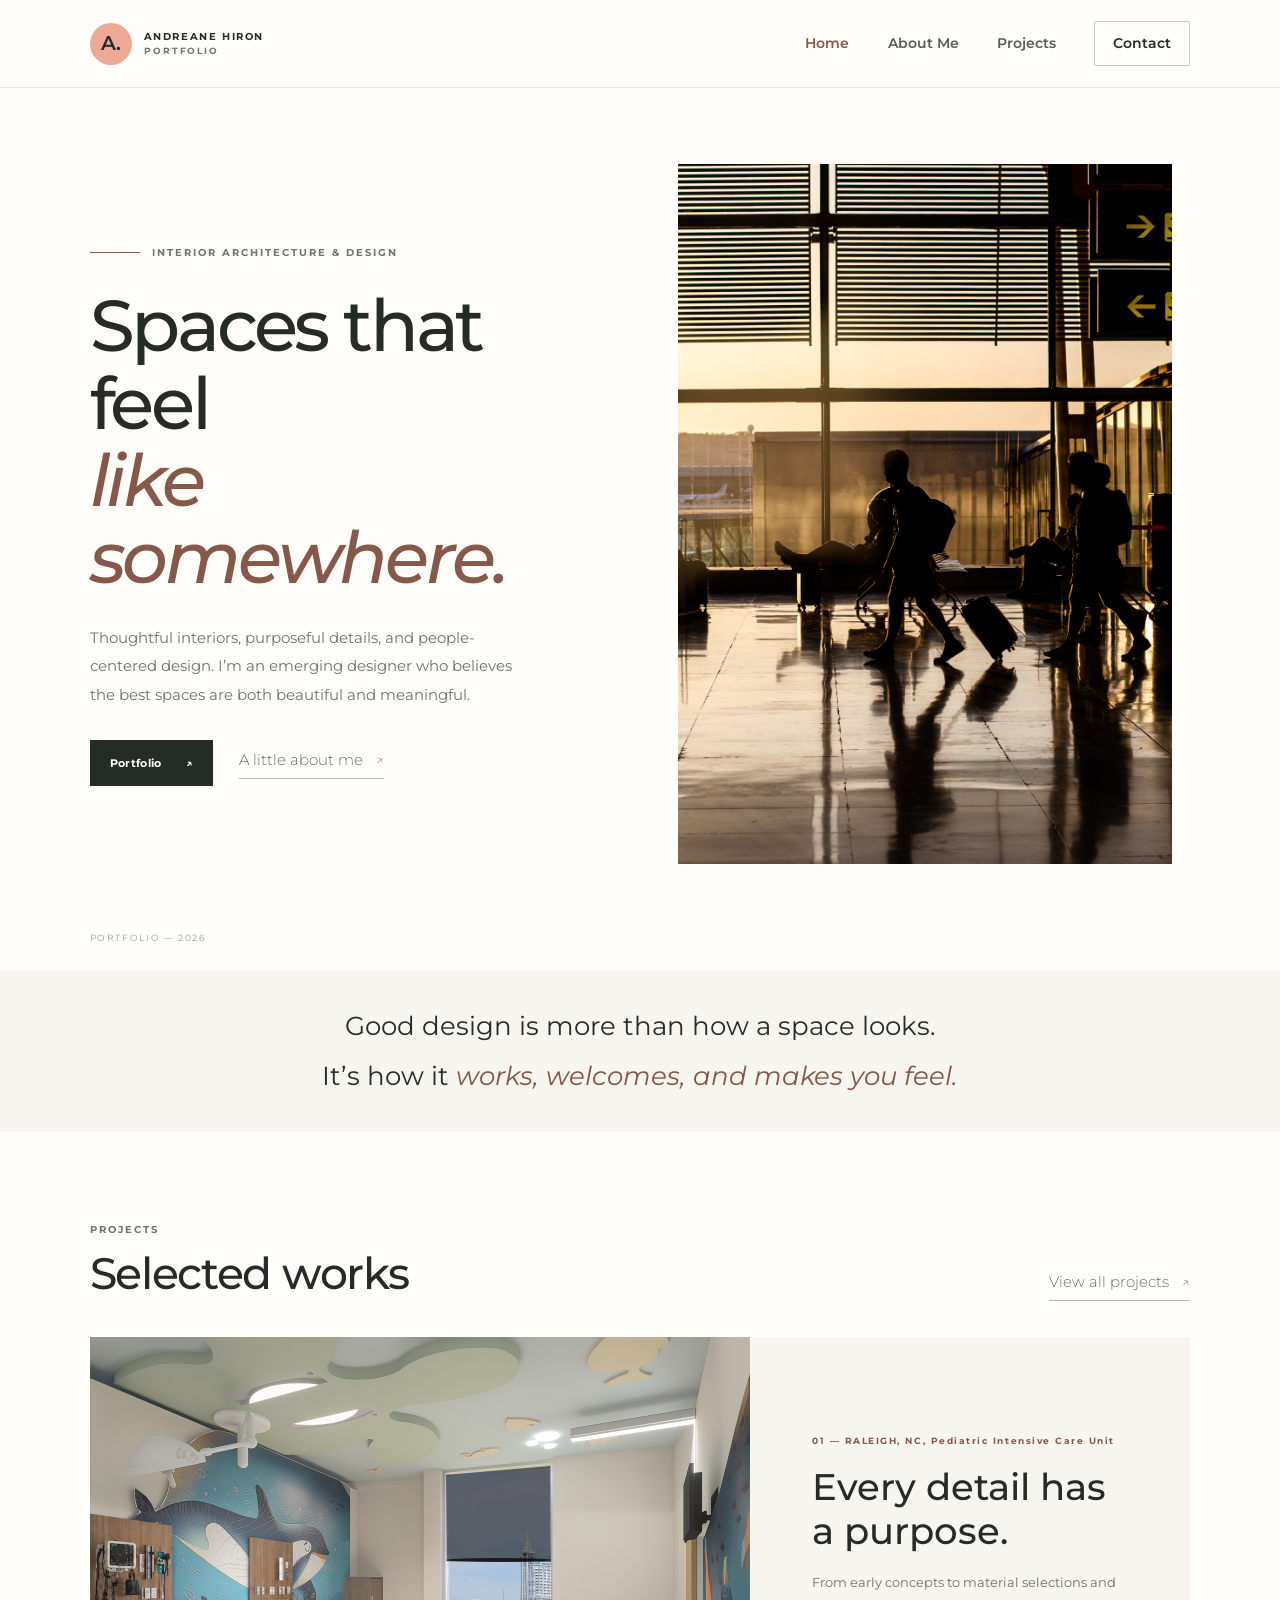
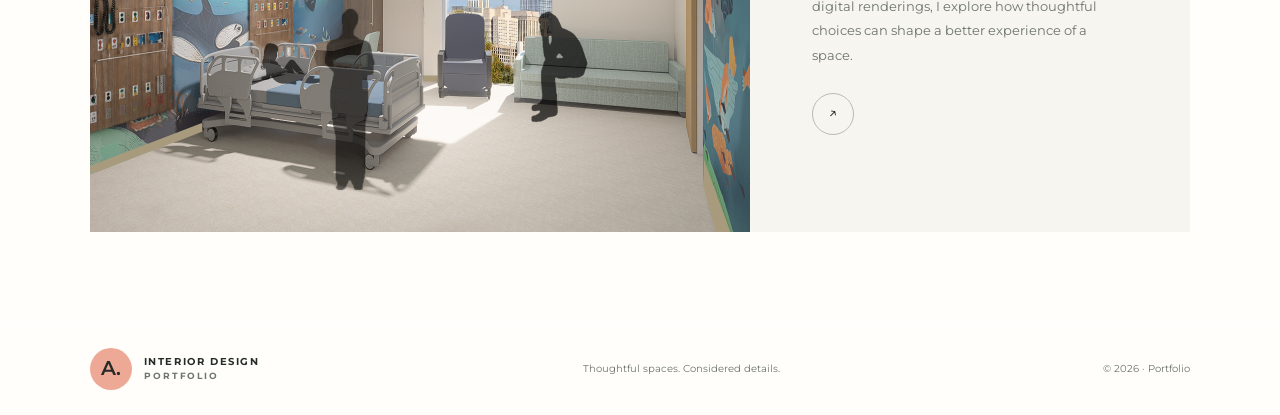
<file: index.html>
<!DOCTYPE html>
<html lang="en">
<head>
  <meta charset="UTF-8">
  <meta name="viewport" content="width=device-width, initial-scale=1.0">
  <meta name="description" content="Explore the creative portfolio of an Interior Architecture and Design student, showcasing innovative design projects, technical skills, and a passion for creating functional, thoughtful, and inspiring spaces.">
  <title> Portfolio, Andréane Hiron </title>
 <link rel="preconnect" href="https://fonts.googleapis.com">
<link rel="preconnect" href="https://fonts.gstatic.com" crossorigin>
<link href="https://fonts.googleapis.com/css2?family=Montserrat:ital,wght@0,100..900;1,100..900&display=swap" rel="stylesheet">
 <link rel="stylesheet" href="style.css">
  <script src="script.js" defer></script>
</head>
<body>
  <header class="site-header">
    <a class="brand" href="index.html" aria-label="Portfolio home"><span class="brand-mark">A.</span><span>ANDREANE HIRON <br><small>PORTFOLIO</small></span></a>
    <button class="menu-toggle" aria-label="Toggle navigation" aria-expanded="false"><span></span><span></span></button>
    <nav class="nav" aria-label="Main navigation">
      <a class="nav-link active" href="index.html">Home</a>
      <a class="nav-link" href="about.html"> About Me</a>
      <a class="nav-link" href="projects.html">Projects</a>
      <a class="nav-link nav-contact" href="contact.html">Contact</a>
    </nav>
  </header>

  <main>
    <section class="hero">
      <div class="hero-copy">
        <p class="eyebrow"><span class="eyebrow-line"></span> INTERIOR ARCHITECTURE & DESIGN</p>
        <h1>Spaces that feel<br><em>like somewhere.</em></h1>
        <p class="hero-intro">Thoughtful interiors, purposeful details, and people-centered design. I’m an emerging designer who believes the best spaces are both beautiful and meaningful.</p>
        <div class="hero-actions">
          <a class="button button-dark" href="projects.html">Portfolio <span aria-hidden="true">↗</span></a>
          <a class="text-link" href="about.html">A little about me <span aria-hidden="true">↗</span></a>
        </div>
      </div>
      <div class="hero-visual">
        <div class="image-frame">
          <img src="images/airport-picture.jpg" alt="Airport picture showcasing a gate with travelers walking">
        </div>
      </div>
      <div class="hero-index" aria-hidden="true">PORTFOLIO — 2026</div>
    </section>

    <section class="intro-strip">
      <p>Good design is more than how a space looks.</p>
      <p>It’s how it <span>works, welcomes, and makes you feel.</span></p>
    </section>

    <section class="featured section-wrap">
      <div class="section-heading">
        <div><p class="eyebrow">PROJECTS</p><h2>Selected works</h2></div>
        <a class="text-link" href="projects.html">View all projects <span aria-hidden="true">↗</span></a>
      </div>
      <div class="project-preview">
        <a class="preview-image" href="projects.html" aria-label="View project portfolio">
          <img src="images/render-patient-room.png" alt="render of a PICU patient room">
        </a>
        <div class="preview-copy"><p class="project-number">01 — RALEIGH, NC, Pediatric Intensive Care Unit </p><h3>Every detail has a purpose.</h3><p>From early concepts to material selections and digital renderings, I explore how thoughtful choices can shape a better experience of a space.</p><a class="circle-link" href="projects.html" aria-label="See projects">↗</a></div>
      </div>
    </section>
  </main>

  <footer class="site-footer"><a class="brand footer-brand" href="index.html"><span class="brand-mark">A.</span><span>INTERIOR DESIGN<br><small>PORTFOLIO</small></span></a><p>Thoughtful spaces. Considered details.</p><p>© <span id="year"></span> · Portfolio</p></footer>
</body>
</html>
</file>
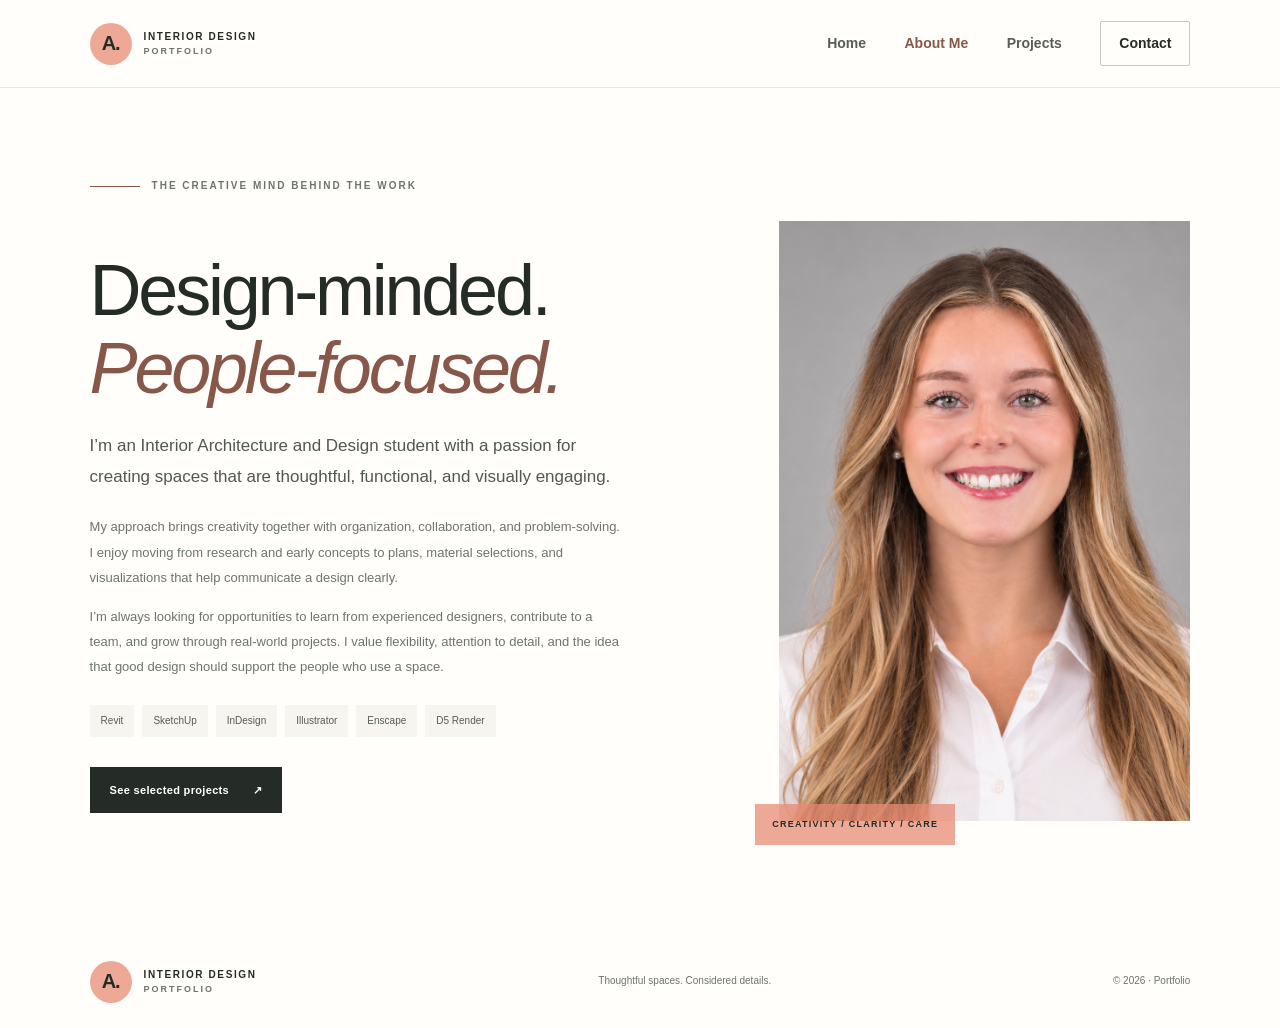
<file: about.html>
<!DOCTYPE html>
<html lang="en">
<head>
  <meta charset="UTF-8">
  <meta name="viewport" content="width=device-width, initial-scale=1.0">
  <title>About Me | Portfolio, Andreane Hiron</title>
  <link rel="preconnect" href="https://fonts.googleapis.com">
  <link rel="preconnect" href="https://fonts.gstatic.com" crossorigin>
  <link href="https://fonts.googleapis.com/css2?family=DM+Sans:wght@400;500;600;700&family=Playfair+Display:wght@500;600&display=swap" rel="stylesheet">
  <link rel="stylesheet" href="style.css">
  <script src="script.js" defer></script>
</head>
<body>
  <header class="site-header">
    <a class="brand" href="index.html"><span class="brand-mark">A.</span><span>INTERIOR DESIGN<br><small>PORTFOLIO</small></span></a>
    <button class="menu-toggle" aria-label="Toggle navigation" aria-expanded="false"><span></span><span></span></button>
    <nav class="nav" aria-label="Main navigation">
      <a class="nav-link" href="index.html">Home</a><a class="nav-link active" href="about.html">About Me</a><a class="nav-link" href="projects.html">Projects</a><a class="nav-link nav-contact" href="contact.html">Contact</a>
    </nav>
  </header>
  <main class="inner-page section-wrap">
    <p class="eyebrow"><span class="eyebrow-line"></span> THE CREATIVE MIND BEHIND THE WORK</p>
    <div class="about-grid">
      <div><h1 class="page-title">Design-minded.<br><em>People-focused.</em></h1><p class="lead">I’m an Interior Architecture and Design student with a passion for creating spaces that are thoughtful, functional, and visually engaging.</p><p>My approach brings creativity together with organization, collaboration, and problem-solving. I enjoy moving from research and early concepts to plans, material selections, and visualizations that help communicate a design clearly.</p><p>I’m always looking for opportunities to learn from experienced designers, contribute to a team, and grow through real-world projects. I value flexibility, attention to detail, and the idea that good design should support the people who use a space.</p><div class="skill-list"><span>Revit</span><span>SketchUp</span><span>InDesign</span><span>Illustrator</span><span>Enscape</span><span>D5 Render</span></div><a class="button button-dark" href="projects.html">See selected projects <span>↗</span></a></div>
      <div class="about-photo"><img src="images/portfolio-picture.png" alt="Professional Picture"><div class="photo-note">CREATIVITY / CLARITY / CARE</div></div>
    </div>
  </main>
  <footer class="site-footer"><a class="brand footer-brand" href="index.html"><span class="brand-mark">A.</span><span>INTERIOR DESIGN<br><small>PORTFOLIO</small></span></a><p>Thoughtful spaces. Considered details.</p><p>© <span id="year"></span> · Portfolio</p></footer>
</body>
</html>
</file>
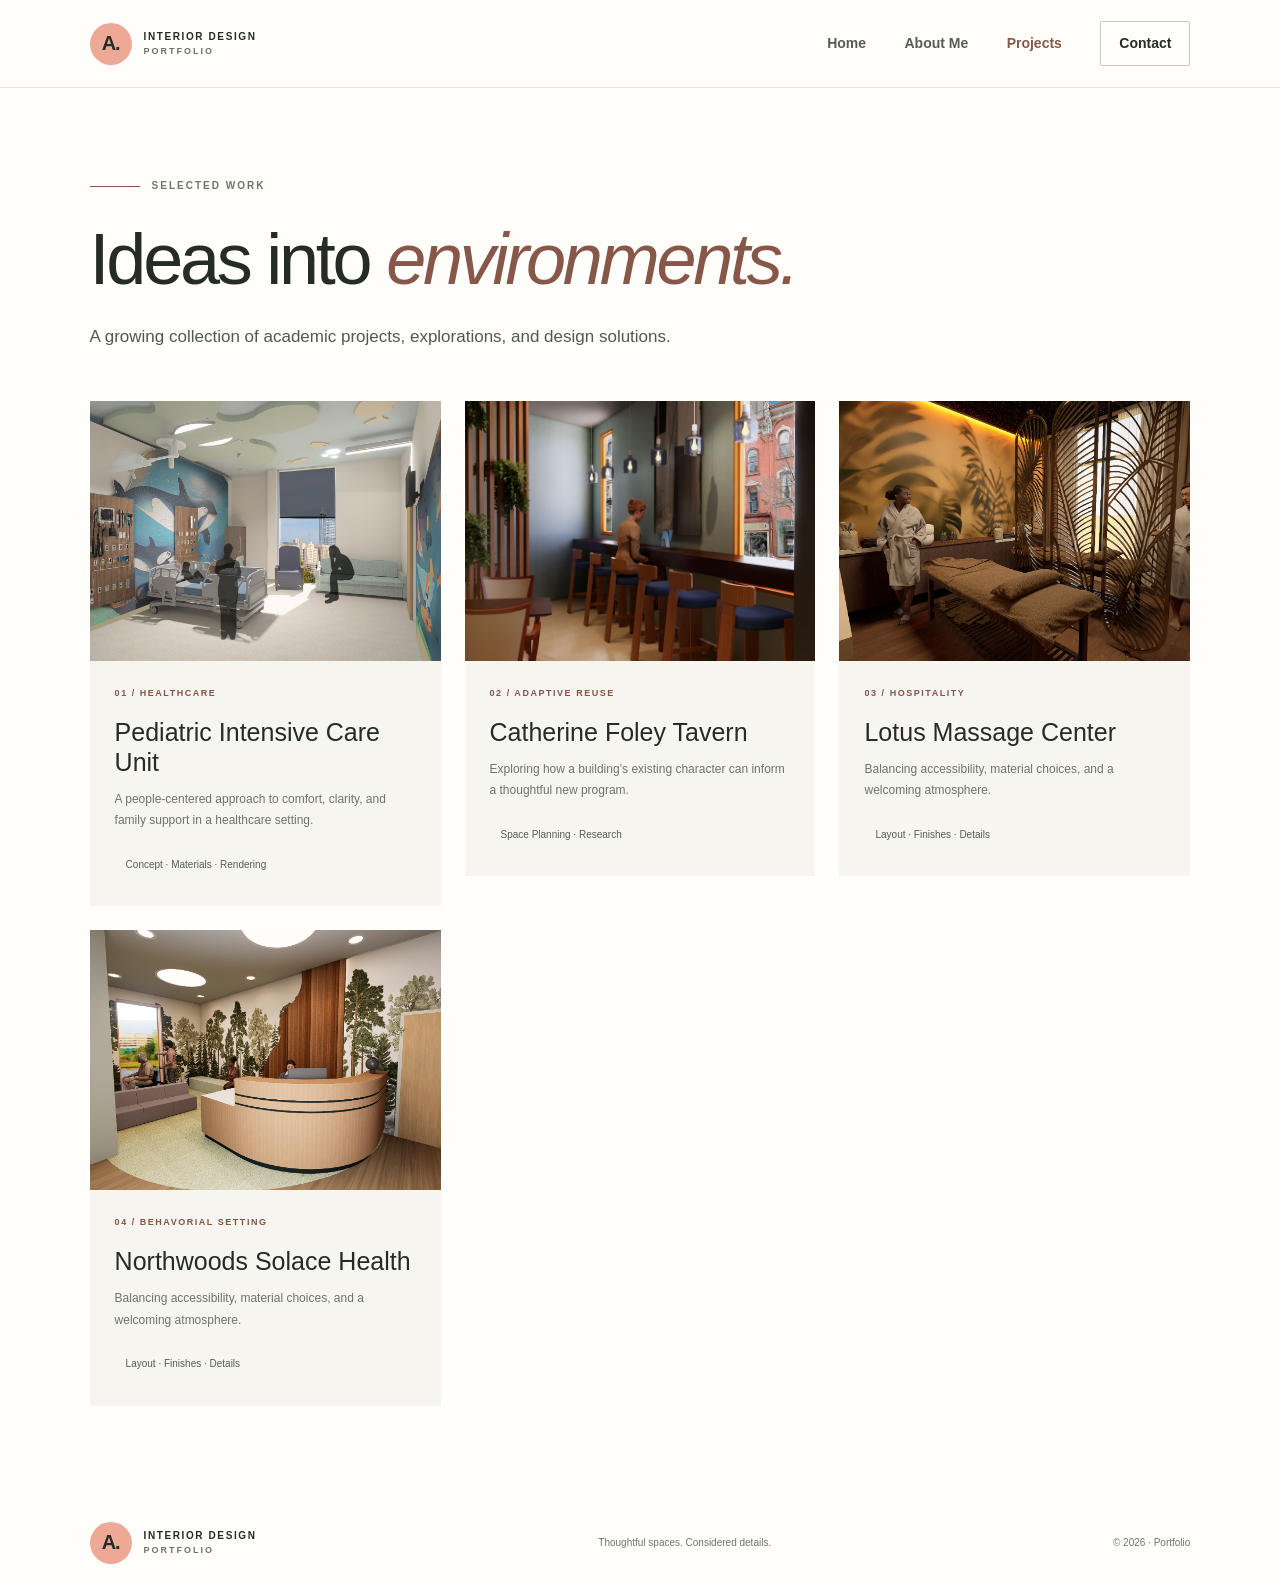
<file: projects.html>
<!DOCTYPE html>
<html lang="en">
<head>
  <meta charset="UTF-8"><meta name="viewport" content="width=device-width, initial-scale=1.0">
  <title>Projects | Portfollio, Andreane Hiron</title>
  <link rel="preconnect" href="https://fonts.googleapis.com"><link rel="preconnect" href="https://fonts.gstatic.com" crossorigin>
  <link href="https://fonts.googleapis.com/css2?family=DM+Sans:wght@400;500;600;700&family=Playfair+Display:wght@500;600&display=swap" rel="stylesheet">
  <link rel="stylesheet" href="style.css"><script src="script.js" defer></script>
</head>
<body>
  <header class="site-header"><a class="brand" href="index.html"><span class="brand-mark">A.</span><span>INTERIOR DESIGN<br><small>PORTFOLIO</small></span></a><button class="menu-toggle" aria-label="Toggle navigation" aria-expanded="false"><span></span><span></span></button><nav class="nav" aria-label="Main navigation"><a class="nav-link" href="index.html">Home</a><a class="nav-link" href="about.html">About Me</a><a class="nav-link active" href="projects.html">Projects</a><a class="nav-link nav-contact" href="contact.html">Contact</a></nav></header>
  <main class="inner-page section-wrap">
    <p class="eyebrow"><span class="eyebrow-line"></span> SELECTED WORK</p><h1 class="page-title">Ideas into <em>environments.</em></h1><p class="lead projects-lead">A growing collection of academic projects, explorations, and design solutions.</p>
    <div class="project-grid">
      <a href="picu-project.html" class="project-card-link"><article class="project-card"><img src="images/render-patient-room.png" alt="Patient Room PICU render"><div class="project-card-text"><p class="project-number">01 / HEALTHCARE</p><h2>Pediatric Intensive Care Unit </h2><p>A people-centered approach to comfort, clarity, and family support in a healthcare setting.</p><span class="project-tag">Concept · Materials · Rendering</span></div></article></a>
      <a href="catherine-foley-project.html" class="project-card-link"><article class="project-card"><img src="images/Render-Back-Shop.jpg" alt="French Cafe render with a woman on a computer sitting on a high-top"><div class="project-card-text"><p class="project-number">02 / ADAPTIVE REUSE</p><h2>Catherine Foley Tavern</h2><p>Exploring how a building’s existing character can inform a thoughtful new program.</p><span class="project-tag">Space Planning · Research</span></div></article></a>
      <a href="massage-center.html" class="project-card-link"><article class="project-card"><img src="images/Render-Massage-Room.png" alt="Dual Massage Room render"><div class="project-card-text"><p class="project-number">03 / HOSPITALITY</p><h2>Lotus Massage Center </h2><p>Balancing accessibility, material choices, and a welcoming atmosphere.</p><span class="project-tag">Layout · Finishes · Details</span></div></article></a>
      <a href="solace-health.html" class="project-card-link"><article class="project-card"><img src="images/Render-Reception-behavior.png" alt="Reception render"><div class="project-card-text"><p class="project-number">04 / BEHAVORIAL SETTING </p><h2>Northwoods Solace Health</h2><p>Balancing accessibility, material choices, and a welcoming atmosphere.</p><span class="project-tag">Layout · Finishes · Details</span></div></article></a>
    </div>
  </main>
  <footer class="site-footer"><a class="brand footer-brand" href="index.html"><span class="brand-mark">A.</span><span>INTERIOR DESIGN<br><small>PORTFOLIO</small></span></a><p>Thoughtful spaces. Considered details.</p><p>© <span id="year"></span> · Portfolio</p></footer>
</body>
</html>
</file>
<file: style.css>
:root {
  --ink: #252b27;
  --muted: #6d746d;
  --cream: #f7f5ef;
  --paper: #fffefa;
  --sage: rgba(232, 139, 116, 0.74);
  --terracotta: rgba(93, 28, 12, 0.74);
  --line: #ffffff;
  --serif: Montserrat, Arial, sans-serif;
  --sans: Montserrat, Arial, sans-serif;
}
* { box-sizing: border-box; }
html { scroll-behavior: smooth; }
body { margin: 0; background: var(--paper); color: var(--ink); font-family: var(--sans); line-height: 1.65; }
a { color: inherit; text-decoration: none; }
img { display: block; max-width: 100%; }
.site-header { min-height: 88px; padding: 0 7vw; display: flex; align-items: center; justify-content: space-between; gap: 32px; background: rgba(255,254,250,.96); border-bottom: 1px solid rgba(230,226,217,.8); position: relative; z-index: 10; }
.brand { display: inline-flex; align-items: center; gap: 12px; font-size: 10px; line-height: 1.35; letter-spacing: .16em; font-weight: 700; }
.brand-mark { display: grid; place-items: center; width: 42px; height: 42px; background: var(--sage); border-radius: 50%; font-family: var(--serif); font-size: 20px; letter-spacing: -.06em; font-weight: 600; }
.brand small { color: var(--muted); font-size: 9px; letter-spacing: .22em; }
.nav { display: flex; align-items: center; gap: clamp(18px, 3vw, 42px); }
.nav-link { color: #565d56; font-size: 14px; font-weight: 600; transition: color .2s ease; }
.nav-link:hover, .nav-link.active { color: var(--terracotta); }
.external-mark { font-size: 10px; }
.nav-contact { border: 1px solid #c7c9be; padding: 10px 18px; border-radius: 2px; color: var(--ink); }
.nav-contact:hover, .nav-contact.active { border-color: var(--terracotta); }
.menu-toggle { display: none; border: 0; background: none; padding: 8px; cursor: pointer; }
.menu-toggle span { display: block; width: 23px; height: 2px; background: var(--ink); margin: 5px; }
.hero { min-height: 650px; padding: 76px 7vw 82px; display: grid; grid-template-columns: 1fr 1fr; align-items: center; gap: 6vw; position: relative; overflow: hidden; }
.hero-copy { max-width: 560px; padding-bottom: 22px; }
.eyebrow { display: flex; align-items: center; gap: 12px; color: var(--muted); font-size: 10px; font-weight: 700; letter-spacing: .2em; margin: 0 0 26px; }
.eyebrow-line { width: 50px; height: 1px; background: var(--terracotta); }
h1, h2, h3, p { margin-top: 0; }
h1 { font-family: var(--serif); font-size: clamp(48px, 5.6vw, 79px); line-height: 1.08; letter-spacing: -.045em; font-weight: 500; margin-bottom: 27px; }
h1 em, .page-title em { color: var(--terracotta); font-weight: 500; }
.hero-intro { color: var(--muted); max-width: 430px; font-size: 15px; line-height: 1.9; margin-bottom: 31px; }
.hero-actions { display: flex; align-items: center; gap: 26px; flex-wrap: wrap; }
.button { display: inline-flex; align-items: center; justify-content: center; gap: 24px; padding: 14px 20px; font-size: 11px; font-weight: 700; letter-spacing: .03em; transition: transform .2s ease, background .2s ease; }
.button:hover { transform: translateY(-2px); }
.button-dark { background: var(--ink); color: white; }
.button-dark:hover { background: #414941; }
.text-link { font-size: 15px; font-weight: 200; border-bottom: 1px solid #b6b9ad; padding-bottom: 5px; }
.text-link span { color: var(--terracotta); margin-left: 8px; }
.hero-note { margin-top: 58px; color: #8a8d83; font-size: 9px; letter-spacing: .16em; font-weight: 700; display: flex; align-items: center; gap: 9px; }
.note-dot { width: 6px; height: 6px; background: var(--terracotta); border-radius: 50%; }
.hero-visual { position: relative; padding: 0 18px 25px 0; }
.image-frame { position: relative; width: 100%; height: clamp(700px, 80vw, 700px); overflow: hidden; background: var(--sage); }
.image-frame img { width: 100%; height: 100%; object-fit: cover; }
.image-caption { position: absolute; left: 0; right: 0; bottom: 0; display: flex; justify-content: space-between; gap: 12px; padding: 15px 18px; color: white; font-size: 9px; letter-spacing: .1em; background: linear-gradient(transparent, rgba(22,28,23,.58)); }
.color-swatch { position: absolute; width: 62px; height: 62px; border: 7px solid var(--paper); z-index: 2; }
.swatch-terracotta { right: -3px; top: 42px; background: var(--terracotta); }
.swatch-sage { left: -28px; bottom: 6px; background: var(--sage); }
.vertical-label { position: absolute; right: -4vw; top: 42%; writing-mode: vertical-rl; color: #8b8e82; font-size: 9px; letter-spacing: .2em; }
.hero-index { position: absolute; bottom: 25px; left: 7vw; color: #9b9d94; font-size: 9px; letter-spacing: .18em; }
.intro-strip { padding: 34px 7vw; background: var(--cream); display: flex; justify-content: center; align-items: baseline; flex-wrap: wrap; gap: 7px 12px; text-align: center; font-family: var(--serif); font-size: clamp(18px, 2.3vw, 26px); }
.intro-strip p { margin: 0; }
.intro-strip span { color: var(--terracotta); font-style: italic; }
.section-wrap { padding: 90px 7vw; }
.featured { max-width: 1500px; margin: 0 auto; }
.section-heading { display: flex; align-items: end; justify-content: space-between; gap: 25px; margin-bottom: 36px; }
.section-heading .eyebrow { margin-bottom: 10px; }
.section-heading h2 { font: 500 clamp(30px, 3.4vw, 44px)/1.2 var(--serif); letter-spacing: -.03em; margin: 0; }
.project-preview { display: grid; grid-template-columns: 1.2fr .8fr; background: var(--cream); }
.preview-image { min-height: 320px; overflow: hidden; }
.preview-image img { width: 100%; height: 100%; min-height: 320px; object-fit: cover; transition: transform .5s ease; }
.preview-image:hover img { transform: scale(1.03); }
.preview-copy { position: relative; padding: clamp(28px, 5vw, 62px); align-self: center; }
.project-number { color: var(--terracotta); font-size: 9px; letter-spacing: .17em; font-weight: 700; margin-bottom: 16px; }
.preview-copy h3 { font: 500 clamp(25px, 3vw, 37px)/1.2 var(--serif); margin-bottom: 17px; }
.preview-copy > p:not(.project-number) { color: var(--muted); font-size: 13px; line-height: 1.85; }
.circle-link { display: grid; place-items: center; width: 42px; height: 42px; border: 1px solid #b8bdb0; border-radius: 50%; margin-top: 26px; }
.site-footer { border-top: 1px solid var(--line); padding: 25px 7vw; display: flex; align-items: center; justify-content: space-between; gap: 20px; color: var(--muted); font-size: 10px; }
.site-footer p { margin: 0; }
.footer-brand { color: var(--ink); }
.inner-page { max-width: 1500px; margin: 0 auto; min-height: 68vh; }
.page-title { font-size: clamp(44px, 6vw, 72px); margin-bottom: 24px; }
.about-grid { display: grid; grid-template-columns: 1.05fr .85fr; gap: 10vw; align-items: center; }
.about-grid > div:first-child { max-width: 620px; }
.lead { font-size: 17px; line-height: 1.8; color: #50584f; max-width: 650px; margin-bottom: 22px; }
.about-grid p:not(.lead) { color: var(--muted); font-size: 13px; line-height: 1.95; }
.about-photo { position: relative; padding: 0 0 24px 24px; }
.about-photo img { width: 100%; height: 600px; object-fit:cover; ;}
.photo-note { position: absolute; left: 0; bottom: 0; background: var(--sage); padding: 13px 17px; font-size: 9px; font-weight: 700; letter-spacing: .14em; }
.skill-list { display: flex; flex-wrap: wrap; gap: 8px; margin: 25px 0 30px; }
.skill-list span, .project-tag { background: var(--cream); color: #555d53; padding: 8px 11px; font-size: 10px; }
.projects-lead { margin-bottom: 48px; }
.project-grid { display: grid; grid-template-columns: repeat(3, minmax(0, 1fr)); gap: 24px; }
.project-card { background: var(--cream); }
.project-card img { width: 100%; height: 260px; object-fit: cover; }
.project-card-text { padding: 25px; }
.project-card-text h2 { font: 500 25px/1.2 var(--serif); margin-bottom: 12px; }
.project-card-text p:not(.project-number) { color: var(--muted); font-size: 12px; line-height: 1.8; }
.project-tag { display: inline-block; margin-top: 5px; }
.portfolio-note { color: #85897f; font-size: 11px; margin-top: 28px; }
.contact-page { max-width: 1100px; }
.contact-page .lead { max-width: 610px; margin-bottom: 45px; }
.contact-panel { display: grid; grid-template-columns: 1fr 1fr; gap: 40px; padding: 38px; background: var(--cream); border-left: 3px solid var(--terracotta); }
.contact-panel h2 { font: 500 30px/1.2 var(--serif); max-width: 370px; margin-bottom: 12px; }
.contact-panel p:not(.project-number) { color: var(--muted); font-size: 13px; }
.contact-links { display: flex; flex-direction: column; justify-content: center; gap: 18px; }
.contact-links a { padding-bottom: 12px; border-bottom: 1px solid #dcd8ce; font-size: 13px; font-weight: 600; display: flex; justify-content: space-between; gap: 20px; overflow-wrap: anywhere; }
.contact-links span { color: var(--terracotta); }
@media (max-width: 900px) {
  .site-header { padding: 0 5vw; }
  .hero { padding: 60px 5vw 72px; gap: 4vw; }
  .section-wrap { padding: 70px 5vw; }
  .hero-index { left: 5vw; }
  .about-grid { gap: 5vw; }
  .about-photo img { height: 430px; }
  .project-grid { gap: 16px; }
  .project-card img { height: 210px; }
  .project-card-text { padding: 19px; }
}
@media (max-width: 680px) {
  .site-header { min-height: 76px; }
  .menu-toggle { display: block; }
  .nav { display: none; position: absolute; top: 75px; left: 0; right: 0; background: var(--paper); border-bottom: 1px solid var(--line); padding: 18px 5vw 25px; flex-direction: column; align-items: stretch; gap: 0; }
  .nav.is-open { display: flex; }
  .nav-link { padding: 13px 0; }
  .nav-contact { padding: 12px 14px; text-align: center; margin-top: 8px; }
  .hero { display: flex; flex-direction: column; align-items: stretch; padding-top: 48px; gap: 42px; }
  .hero-copy { padding-bottom: 0; }
  h1 { font-size: clamp(46px, 12vw, 66px); }
  .hero-intro { font-size: 14px; }
  .hero-note { margin-top: 36px; }
  .hero-visual { margin: 0 8px 12px 8px; }
  .image-frame { height: 390px; }
  .vertical-label { right: -28px; }
  .hero-index { bottom: 16px; }
  .intro-strip { padding: 27px 5vw; display: block; font-size: 21px; }
  .intro-strip p + p { margin-top: 2px; }
  .section-wrap { padding: 58px 5vw; }
  .section-heading { align-items: start; flex-direction: column; }
  .project-preview { grid-template-columns: 1fr; }
  .preview-image, .preview-image img { min-height: 260px; height: 260px; }
  .preview-copy { padding: 30px; }
  .site-footer { padding: 24px 5vw; flex-wrap: wrap; }
  .site-footer p:nth-of-type(1) { display: none; }
  .about-grid { grid-template-columns: 1fr; gap: 42px; }
  .about-photo { max-width: 520px; }
  .about-photo img { height: 390px; }
  .project-grid { grid-template-columns: 1fr; gap: 24px; }
  .project-card img { height: 270px; }
  .contact-panel { grid-template-columns: 1fr; padding: 26px; gap: 20px; }
}
@media (prefers-reduced-motion: reduce) { *, *::before, *::after { scroll-behavior: auto !important; transition: none !important; } }

.contact-form {
    display: flex;
    flex-direction: column;
    gap: 10px;
    width: 100%;
}

.contact-form label {
    margin-top: 10px;
    font-size: 11px;
    font-weight: 600;
    color: var(--ink);
}

.contact-form input,
.contact-form textarea {
    width: 100%;
    padding: 14px;
    font-family: var(--sans);
    font-size: 13px;
    color: var(--ink);
    background: var(--paper);

    /* Box outlines */
    border: 1px solid #ba820d;
    border-radius: 2px;

    outline: none;
}

/* When clicking inside a box */
.contact-form input:focus,
.contact-form textarea:focus {
    border: 1px solid var(--terracotta);
}

/* Message box */
.contact-form textarea {
    min-height: 150px;
    resize: vertical;
}


.contact-form input:focus,
.contact-form textarea:focus {
    outline: 1px solid var(--terracotta);
    border-color: var(--terracotta);
}

.contact-form button {
    align-self: flex-start;
    margin-top: 15px;
    border: none;
    cursor: pointer;
}

.form-status {
    font-size: 12px;
    color: var(--muted);
    margin: 10px 0 0;
}

@media (max-width: 680px) {
    .contact-form button {
        width: 100%;
    }
}
.project-card-link {
    display: block;
    text-decoration: none;
    color: inherit;
}

.project-card-link:hover .project-card {
    transform: translateY(-4px);
    transition: 0.3s ease;
}
/* PROJECT DETAIL PAGE */

.project-main-image {
    width: 100%;
    height: 500px;
    object-fit: cover;
    margin: 35px 0 55px;
}

.project-information {
    max-width: 850px;
    margin: 0 auto;
}

.project-information h2 {
    font-size: 25px;
    font-weight: 500;
    margin-top: 55px;
    margin-bottom: 15px;
}

.project-information p {
    font-size: 14px;
    line-height: 1.9;
    color: var(--muted);
    margin-bottom: 30px;
}

.project-information img {
    width: 100%;
    height: auto;
    margin: 30px 0;
}

@media (max-width: 680px) {
    .project-main-image {
        height: 280px;
    }
}
</file>
